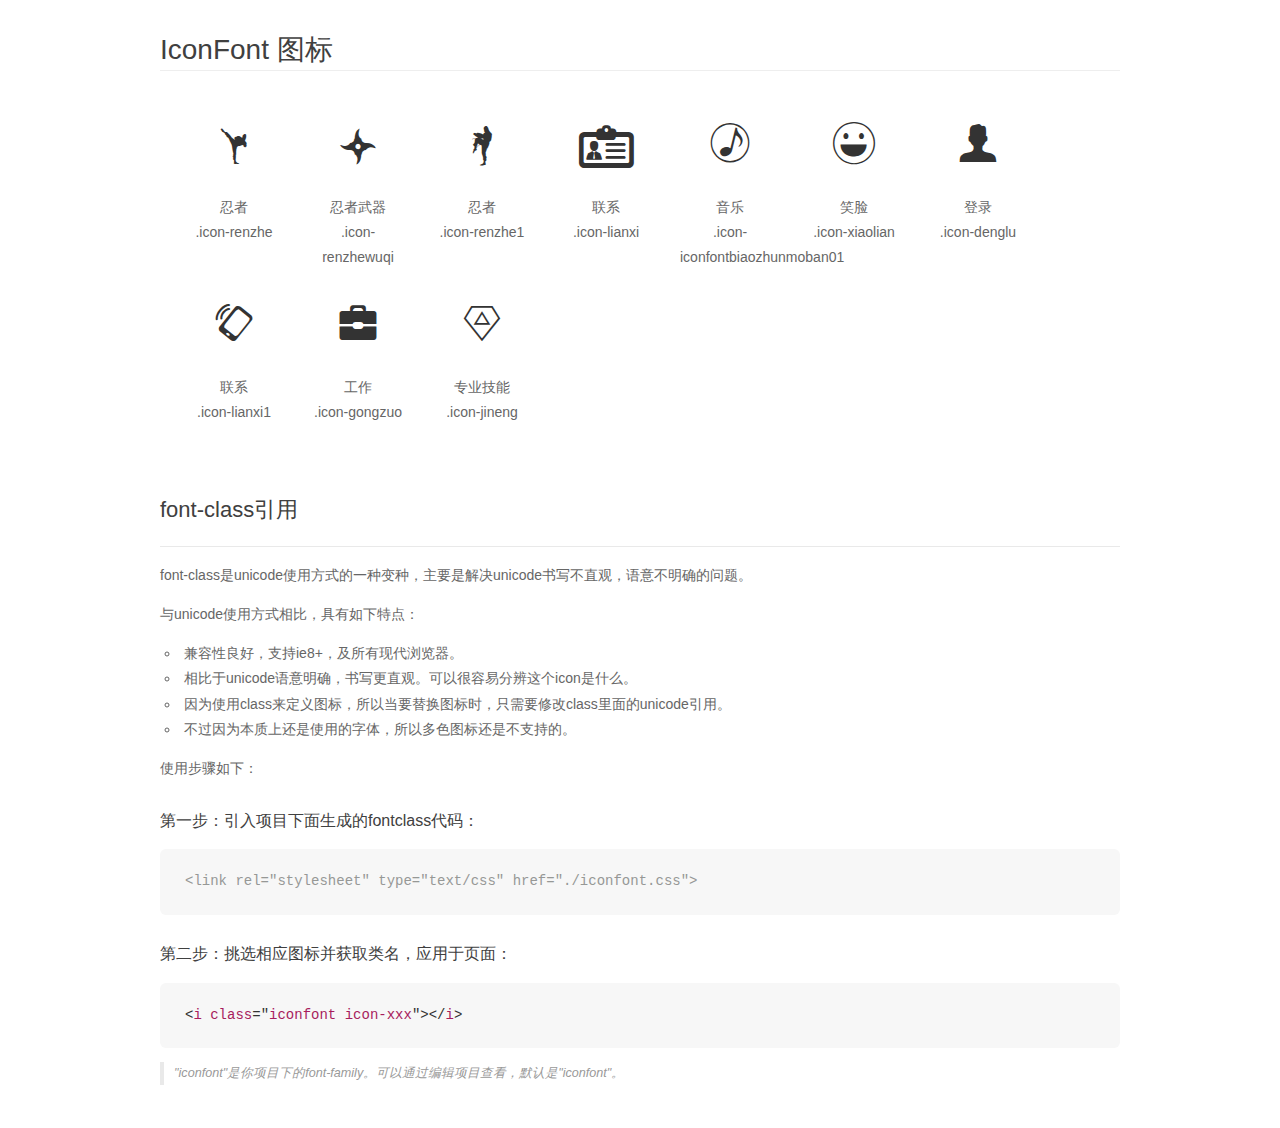
<file: lib/font/demo_fontclass.html>
<!DOCTYPE html>
<html>
<head>
    <meta charset="utf-8"/>
    <title>IconFont</title>
    <link rel="stylesheet" href="demo.css">
    <link rel="stylesheet" href="iconfont.css">
</head>
<body>
    <div class="main markdown">
        <h1>IconFont 图标</h1>
        <ul class="icon_lists clear">
            
                <li>
                <i class="icon iconfont icon-renzhe"></i>
                    <div class="name">忍者</div>
                    <div class="fontclass">.icon-renzhe</div>
                </li>
            
                <li>
                <i class="icon iconfont icon-renzhewuqi"></i>
                    <div class="name">忍者武器</div>
                    <div class="fontclass">.icon-renzhewuqi</div>
                </li>
            
                <li>
                <i class="icon iconfont icon-renzhe1"></i>
                    <div class="name">忍者</div>
                    <div class="fontclass">.icon-renzhe1</div>
                </li>
            
                <li>
                <i class="icon iconfont icon-lianxi"></i>
                    <div class="name">联系</div>
                    <div class="fontclass">.icon-lianxi</div>
                </li>
            
                <li>
                <i class="icon iconfont icon-iconfontbiaozhunmoban01"></i>
                    <div class="name">音乐</div>
                    <div class="fontclass">.icon-iconfontbiaozhunmoban01</div>
                </li>
            
                <li>
                <i class="icon iconfont icon-xiaolian"></i>
                    <div class="name">笑脸</div>
                    <div class="fontclass">.icon-xiaolian</div>
                </li>
            
                <li>
                <i class="icon iconfont icon-denglu"></i>
                    <div class="name">登录</div>
                    <div class="fontclass">.icon-denglu</div>
                </li>
            
                <li>
                <i class="icon iconfont icon-lianxi1"></i>
                    <div class="name">联系</div>
                    <div class="fontclass">.icon-lianxi1</div>
                </li>
            
                <li>
                <i class="icon iconfont icon-gongzuo"></i>
                    <div class="name">工作</div>
                    <div class="fontclass">.icon-gongzuo</div>
                </li>
            
                <li>
                <i class="icon iconfont icon-jineng"></i>
                    <div class="name">专业技能</div>
                    <div class="fontclass">.icon-jineng</div>
                </li>
            
        </ul>

        <h2 id="font-class-">font-class引用</h2>
        <hr>

        <p>font-class是unicode使用方式的一种变种，主要是解决unicode书写不直观，语意不明确的问题。</p>
        <p>与unicode使用方式相比，具有如下特点：</p>
        <ul>
        <li>兼容性良好，支持ie8+，及所有现代浏览器。</li>
        <li>相比于unicode语意明确，书写更直观。可以很容易分辨这个icon是什么。</li>
        <li>因为使用class来定义图标，所以当要替换图标时，只需要修改class里面的unicode引用。</li>
        <li>不过因为本质上还是使用的字体，所以多色图标还是不支持的。</li>
        </ul>
        <p>使用步骤如下：</p>
        <h3 id="-fontclass-">第一步：引入项目下面生成的fontclass代码：</h3>


        <pre><code class="lang-js hljs javascript"><span class="hljs-comment">&lt;link rel="stylesheet" type="text/css" href="./iconfont.css"&gt;</span></code></pre>
        <h3 id="-">第二步：挑选相应图标并获取类名，应用于页面：</h3>
        <pre><code class="lang-css hljs">&lt;<span class="hljs-selector-tag">i</span> <span class="hljs-selector-tag">class</span>="<span class="hljs-selector-tag">iconfont</span> <span class="hljs-selector-tag">icon-xxx</span>"&gt;&lt;/<span class="hljs-selector-tag">i</span>&gt;</code></pre>
        <blockquote>
        <p>"iconfont"是你项目下的font-family。可以通过编辑项目查看，默认是"iconfont"。</p>
        </blockquote>
    </div>
</body>
</html>
</file>
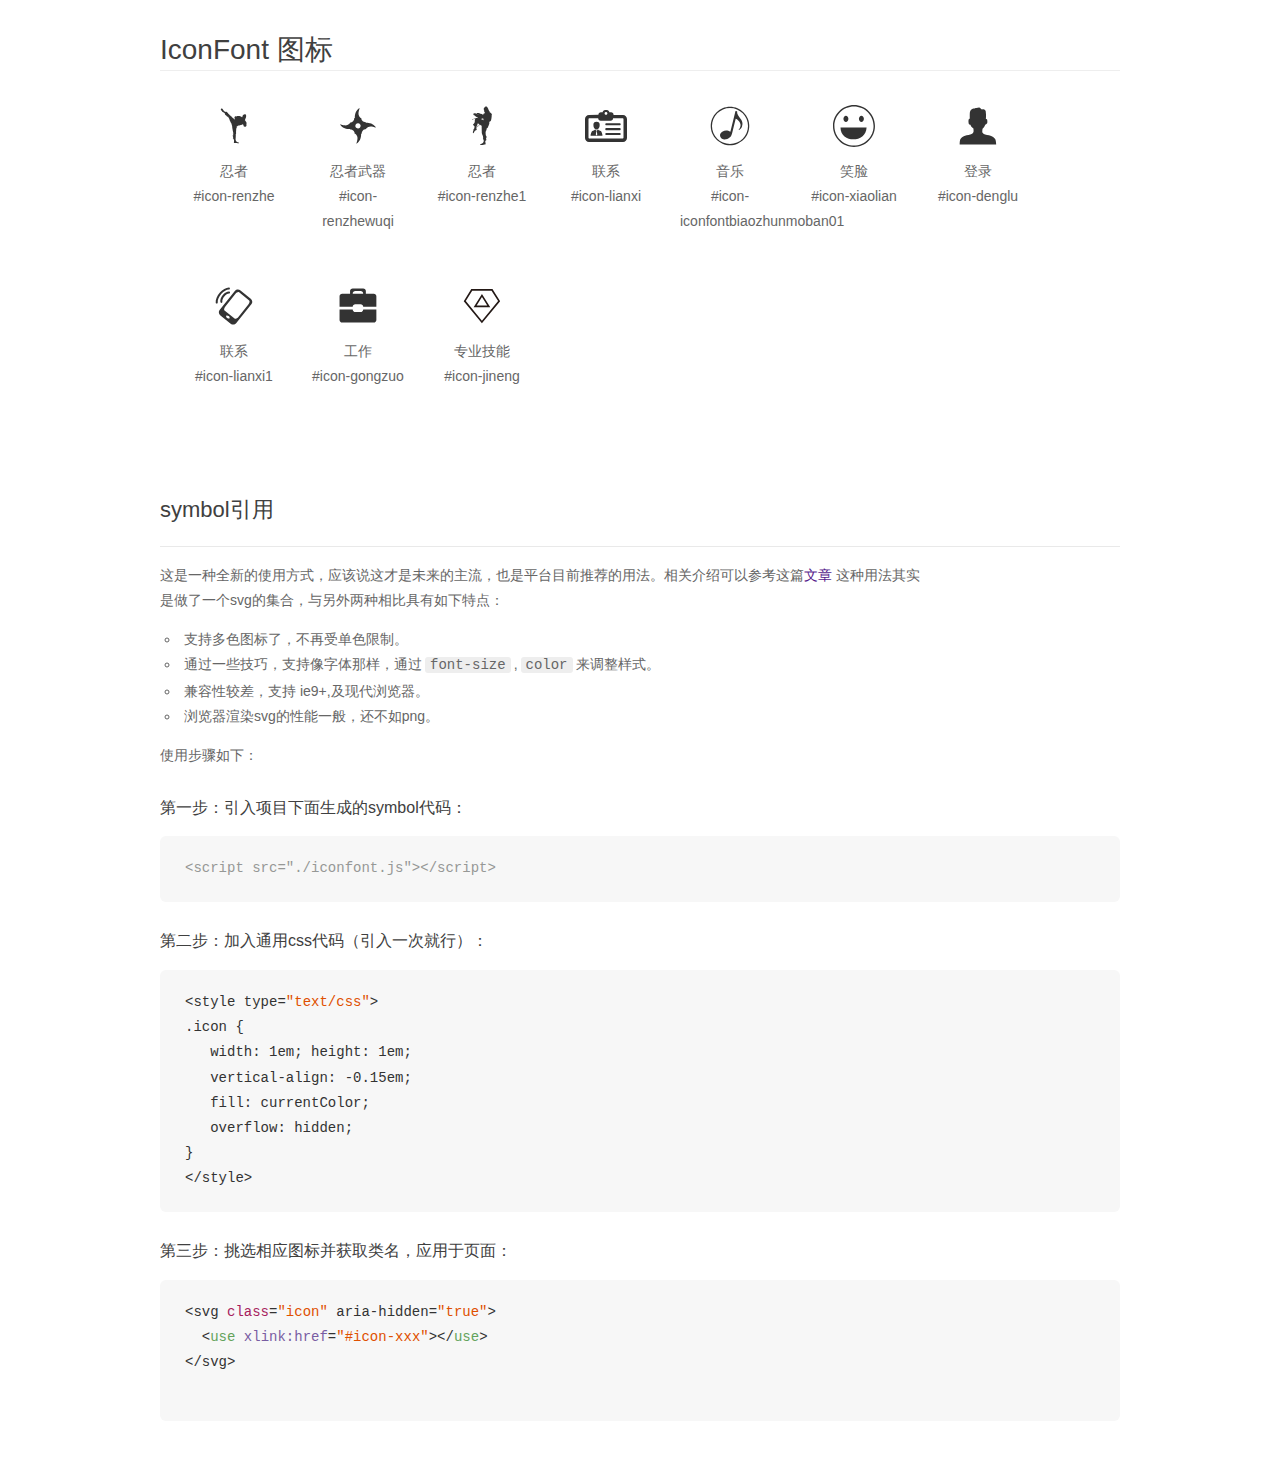
<file: lib/font/demo_symbol.html>
<!DOCTYPE html>
<html>
<head>
    <meta charset="utf-8"/>
    <title>IconFont</title>
    <link rel="stylesheet" href="demo.css">
    <script src="iconfont.js"></script>

    <style type="text/css">
        .icon {
          /* 通过设置 font-size 来改变图标大小 */
          width: 1em; height: 1em;
          /* 图标和文字相邻时，垂直对齐 */
          vertical-align: -0.15em;
          /* 通过设置 color 来改变 SVG 的颜色/fill */
          fill: currentColor;
          /* path 和 stroke 溢出 viewBox 部分在 IE 下会显示
             normalize.css 中也包含这行 */
          overflow: hidden;
        }

    </style>
</head>
<body>
    <div class="main markdown">
        <h1>IconFont 图标</h1>
        <ul class="icon_lists clear">
            
                <li>
                    <svg class="icon" aria-hidden="true">
                        <use xlink:href="#icon-renzhe"></use>
                    </svg>
                    <div class="name">忍者</div>
                    <div class="fontclass">#icon-renzhe</div>
                </li>
            
                <li>
                    <svg class="icon" aria-hidden="true">
                        <use xlink:href="#icon-renzhewuqi"></use>
                    </svg>
                    <div class="name">忍者武器</div>
                    <div class="fontclass">#icon-renzhewuqi</div>
                </li>
            
                <li>
                    <svg class="icon" aria-hidden="true">
                        <use xlink:href="#icon-renzhe1"></use>
                    </svg>
                    <div class="name">忍者</div>
                    <div class="fontclass">#icon-renzhe1</div>
                </li>
            
                <li>
                    <svg class="icon" aria-hidden="true">
                        <use xlink:href="#icon-lianxi"></use>
                    </svg>
                    <div class="name">联系</div>
                    <div class="fontclass">#icon-lianxi</div>
                </li>
            
                <li>
                    <svg class="icon" aria-hidden="true">
                        <use xlink:href="#icon-iconfontbiaozhunmoban01"></use>
                    </svg>
                    <div class="name">音乐</div>
                    <div class="fontclass">#icon-iconfontbiaozhunmoban01</div>
                </li>
            
                <li>
                    <svg class="icon" aria-hidden="true">
                        <use xlink:href="#icon-xiaolian"></use>
                    </svg>
                    <div class="name">笑脸</div>
                    <div class="fontclass">#icon-xiaolian</div>
                </li>
            
                <li>
                    <svg class="icon" aria-hidden="true">
                        <use xlink:href="#icon-denglu"></use>
                    </svg>
                    <div class="name">登录</div>
                    <div class="fontclass">#icon-denglu</div>
                </li>
            
                <li>
                    <svg class="icon" aria-hidden="true">
                        <use xlink:href="#icon-lianxi1"></use>
                    </svg>
                    <div class="name">联系</div>
                    <div class="fontclass">#icon-lianxi1</div>
                </li>
            
                <li>
                    <svg class="icon" aria-hidden="true">
                        <use xlink:href="#icon-gongzuo"></use>
                    </svg>
                    <div class="name">工作</div>
                    <div class="fontclass">#icon-gongzuo</div>
                </li>
            
                <li>
                    <svg class="icon" aria-hidden="true">
                        <use xlink:href="#icon-jineng"></use>
                    </svg>
                    <div class="name">专业技能</div>
                    <div class="fontclass">#icon-jineng</div>
                </li>
            
        </ul>


        <h2 id="symbol-">symbol引用</h2>
        <hr>

        <p>这是一种全新的使用方式，应该说这才是未来的主流，也是平台目前推荐的用法。相关介绍可以参考这篇<a href="">文章</a>
        这种用法其实是做了一个svg的集合，与另外两种相比具有如下特点：</p>
        <ul>
          <li>支持多色图标了，不再受单色限制。</li>
          <li>通过一些技巧，支持像字体那样，通过<code>font-size</code>,<code>color</code>来调整样式。</li>
          <li>兼容性较差，支持 ie9+,及现代浏览器。</li>
          <li>浏览器渲染svg的性能一般，还不如png。</li>
        </ul>
        <p>使用步骤如下：</p>
        <h3 id="-symbol-">第一步：引入项目下面生成的symbol代码：</h3>
        <pre><code class="lang-js hljs javascript"><span class="hljs-comment">&lt;script src="./iconfont.js"&gt;&lt;/script&gt;</span></code></pre>
        <h3 id="-css-">第二步：加入通用css代码（引入一次就行）：</h3>
        <pre><code class="lang-js hljs javascript">&lt;style type=<span class="hljs-string">"text/css"</span>&gt;
.icon {
   width: <span class="hljs-number">1</span>em; height: <span class="hljs-number">1</span>em;
   vertical-align: <span class="hljs-number">-0.15</span>em;
   fill: currentColor;
   overflow: hidden;
}
&lt;<span class="hljs-regexp">/style&gt;</span></code></pre>
        <h3 id="-">第三步：挑选相应图标并获取类名，应用于页面：</h3>
        <pre><code class="lang-js hljs javascript">&lt;svg <span class="hljs-class"><span class="hljs-keyword">class</span></span>=<span class="hljs-string">"icon"</span> aria-hidden=<span class="hljs-string">"true"</span>&gt;<span class="xml"><span class="hljs-tag">
  &lt;<span class="hljs-name">use</span> <span class="hljs-attr">xlink:href</span>=<span class="hljs-string">"#icon-xxx"</span>&gt;</span><span class="hljs-tag">&lt;/<span class="hljs-name">use</span>&gt;</span>
</span>&lt;<span class="hljs-regexp">/svg&gt;
        </span></code></pre>
    </div>
</body>
</html>
</file>
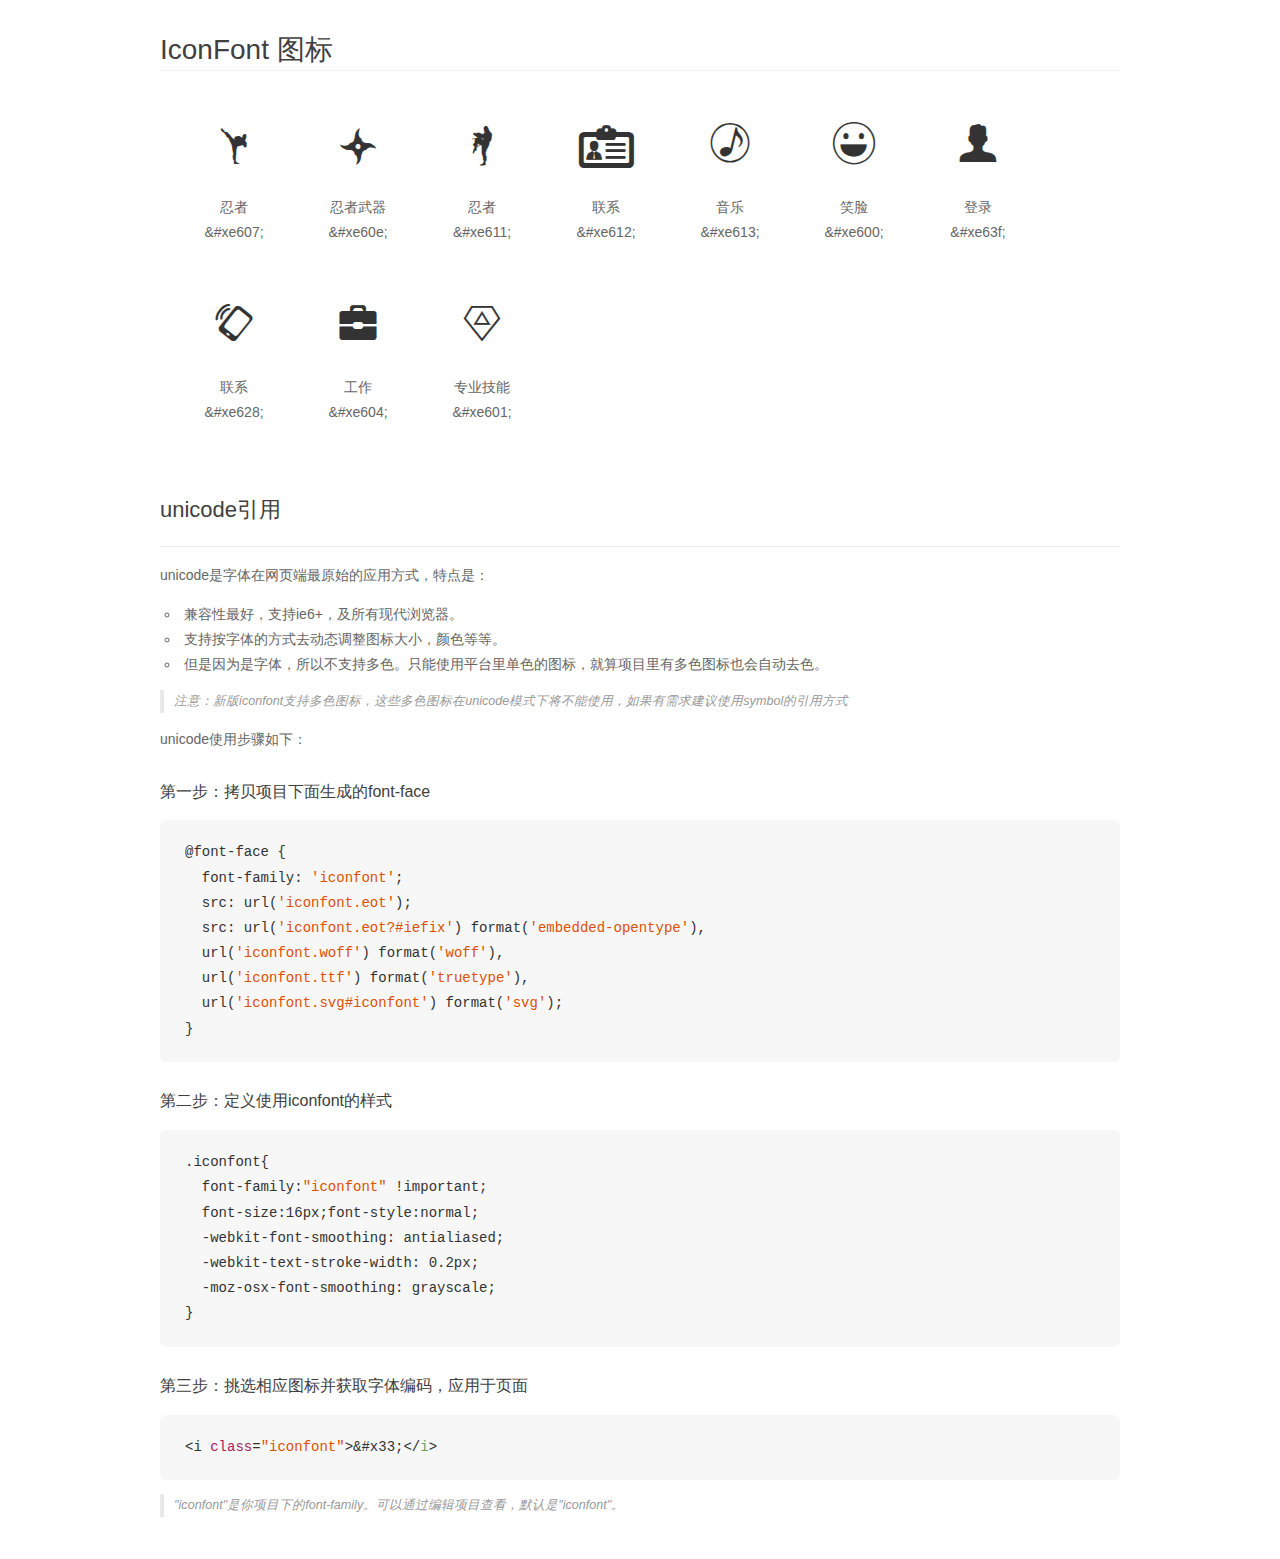
<file: lib/font/demo_unicode.html>
<!DOCTYPE html>
<html>
<head>
    <meta charset="utf-8"/>
    <title>IconFont</title>
    <link rel="stylesheet" href="demo.css">

    <style type="text/css">

        @font-face {font-family: "iconfont";
          src: url('iconfont.eot'); /* IE9*/
          src: url('iconfont.eot#iefix') format('embedded-opentype'), /* IE6-IE8 */
          url('iconfont.woff') format('woff'), /* chrome, firefox */
          url('iconfont.ttf') format('truetype'), /* chrome, firefox, opera, Safari, Android, iOS 4.2+*/
          url('iconfont.svg#iconfont') format('svg'); /* iOS 4.1- */
        }

        .iconfont {
          font-family:"iconfont" !important;
          font-size:16px;
          font-style:normal;
          -webkit-font-smoothing: antialiased;
          -webkit-text-stroke-width: 0.2px;
          -moz-osx-font-smoothing: grayscale;
        }

    </style>
</head>
<body>
    <div class="main markdown">
        <h1>IconFont 图标</h1>
        <ul class="icon_lists clear">
            
                <li>
                <i class="icon iconfont">&#xe607;</i>
                    <div class="name">忍者</div>
                    <div class="code">&amp;#xe607;</div>
                </li>
            
                <li>
                <i class="icon iconfont">&#xe60e;</i>
                    <div class="name">忍者武器</div>
                    <div class="code">&amp;#xe60e;</div>
                </li>
            
                <li>
                <i class="icon iconfont">&#xe611;</i>
                    <div class="name">忍者</div>
                    <div class="code">&amp;#xe611;</div>
                </li>
            
                <li>
                <i class="icon iconfont">&#xe612;</i>
                    <div class="name">联系</div>
                    <div class="code">&amp;#xe612;</div>
                </li>
            
                <li>
                <i class="icon iconfont">&#xe613;</i>
                    <div class="name">音乐</div>
                    <div class="code">&amp;#xe613;</div>
                </li>
            
                <li>
                <i class="icon iconfont">&#xe600;</i>
                    <div class="name">笑脸</div>
                    <div class="code">&amp;#xe600;</div>
                </li>
            
                <li>
                <i class="icon iconfont">&#xe63f;</i>
                    <div class="name">登录</div>
                    <div class="code">&amp;#xe63f;</div>
                </li>
            
                <li>
                <i class="icon iconfont">&#xe628;</i>
                    <div class="name">联系</div>
                    <div class="code">&amp;#xe628;</div>
                </li>
            
                <li>
                <i class="icon iconfont">&#xe604;</i>
                    <div class="name">工作</div>
                    <div class="code">&amp;#xe604;</div>
                </li>
            
                <li>
                <i class="icon iconfont">&#xe601;</i>
                    <div class="name">专业技能</div>
                    <div class="code">&amp;#xe601;</div>
                </li>
            
        </ul>
        <h2 id="unicode-">unicode引用</h2>
        <hr>

        <p>unicode是字体在网页端最原始的应用方式，特点是：</p>
        <ul>
        <li>兼容性最好，支持ie6+，及所有现代浏览器。</li>
        <li>支持按字体的方式去动态调整图标大小，颜色等等。</li>
        <li>但是因为是字体，所以不支持多色。只能使用平台里单色的图标，就算项目里有多色图标也会自动去色。</li>
        </ul>
        <blockquote>
        <p>注意：新版iconfont支持多色图标，这些多色图标在unicode模式下将不能使用，如果有需求建议使用symbol的引用方式</p>
        </blockquote>
        <p>unicode使用步骤如下：</p>
        <h3 id="-font-face">第一步：拷贝项目下面生成的font-face</h3>
        <pre><code class="lang-js hljs javascript">@font-face {
  font-family: <span class="hljs-string">'iconfont'</span>;
  src: url(<span class="hljs-string">'iconfont.eot'</span>);
  src: url(<span class="hljs-string">'iconfont.eot?#iefix'</span>) format(<span class="hljs-string">'embedded-opentype'</span>),
  url(<span class="hljs-string">'iconfont.woff'</span>) format(<span class="hljs-string">'woff'</span>),
  url(<span class="hljs-string">'iconfont.ttf'</span>) format(<span class="hljs-string">'truetype'</span>),
  url(<span class="hljs-string">'iconfont.svg#iconfont'</span>) format(<span class="hljs-string">'svg'</span>);
}
</code></pre>
        <h3 id="-iconfont-">第二步：定义使用iconfont的样式</h3>
        <pre><code class="lang-js hljs javascript">.iconfont{
  font-family:<span class="hljs-string">"iconfont"</span> !important;
  font-size:<span class="hljs-number">16</span>px;font-style:normal;
  -webkit-font-smoothing: antialiased;
  -webkit-text-stroke-width: <span class="hljs-number">0.2</span>px;
  -moz-osx-font-smoothing: grayscale;
}
</code></pre>
        <h3 id="-">第三步：挑选相应图标并获取字体编码，应用于页面</h3>
        <pre><code class="lang-js hljs javascript">&lt;i <span class="hljs-class"><span class="hljs-keyword">class</span></span>=<span class="hljs-string">"iconfont"</span>&gt;&amp;#x33;<span class="xml"><span class="hljs-tag">&lt;/<span class="hljs-name">i</span>&gt;</span></span></code></pre>

        <blockquote>
        <p>"iconfont"是你项目下的font-family。可以通过编辑项目查看，默认是"iconfont"。</p>
        </blockquote>
    </div>


</body>
</html>
</file>
<file: lib/font/iconfont.css>
@font-face {font-family: "iconfont";
  src: url('iconfont.eot?t=1488964797604'); /* IE9*/
  src: url('iconfont.eot?t=1488964797604#iefix') format('embedded-opentype'), /* IE6-IE8 */
  url('iconfont.woff?t=1488964797604') format('woff'), /* chrome, firefox */
  url('iconfont.ttf?t=1488964797604') format('truetype'), /* chrome, firefox, opera, Safari, Android, iOS 4.2+*/
  url('iconfont.svg?t=1488964797604#iconfont') format('svg'); /* iOS 4.1- */
}

.iconfont {
  font-family:"iconfont" !important;
  font-size:16px;
  font-style:normal;
  -webkit-font-smoothing: antialiased;
  -moz-osx-font-smoothing: grayscale;
}

.icon-renzhe:before { content: "\e607"; }

.icon-renzhewuqi:before { content: "\e60e"; }

.icon-renzhe1:before { content: "\e611"; }

.icon-lianxi:before { content: "\e612"; }

.icon-iconfontbiaozhunmoban01:before { content: "\e613"; }

.icon-xiaolian:before { content: "\e600"; }

.icon-denglu:before { content: "\e63f"; }

.icon-lianxi1:before { content: "\e628"; }

.icon-gongzuo:before { content: "\e604"; }

.icon-jineng:before { content: "\e601"; }
</file>
<file: lib/font/demo.css>
*{margin: 0;padding: 0;list-style: none;}
/*
KISSY CSS Reset
理念：1. reset 的目的不是清除浏览器的默认样式，这仅是部分工作。清除和重置是紧密不可分的。
2. reset 的目的不是让默认样式在所有浏览器下一致，而是减少默认样式有可能带来的问题。
3. reset 期望提供一套普适通用的基础样式。但没有银弹，推荐根据具体需求，裁剪和修改后再使用。
特色：1. 适应中文；2. 基于最新主流浏览器。
维护：玉伯<lifesinger@gmail.com>, 正淳<ragecarrier@gmail.com>
 */

/** 清除内外边距 **/
body, h1, h2, h3, h4, h5, h6, hr, p, blockquote, /* structural elements 结构元素 */
dl, dt, dd, ul, ol, li, /* list elements 列表元素 */
pre, /* text formatting elements 文本格式元素 */
form, fieldset, legend, button, input, textarea, /* form elements 表单元素 */
th, td /* table elements 表格元素 */ {
  margin: 0;
  padding: 0;
}

/** 设置默认字体 **/
body,
button, input, select, textarea /* for ie */ {
  font: 12px/1.5 tahoma, arial, \5b8b\4f53, sans-serif;
}
h1, h2, h3, h4, h5, h6 { font-size: 100%; }
address, cite, dfn, em, var { font-style: normal; } /* 将斜体扶正 */
code, kbd, pre, samp { font-family: courier new, courier, monospace; } /* 统一等宽字体 */
small { font-size: 12px; } /* 小于 12px 的中文很难阅读，让 small 正常化 */

/** 重置列表元素 **/
ul, ol { list-style: none; }

/** 重置文本格式元素 **/
a { text-decoration: none; }
a:hover { text-decoration: underline; }


/** 重置表单元素 **/
legend { color: #000; } /* for ie6 */
fieldset, img { border: 0; } /* img 搭车：让链接里的 img 无边框 */
button, input, select, textarea { font-size: 100%; } /* 使得表单元素在 ie 下能继承字体大小 */
/* 注：optgroup 无法扶正 */

/** 重置表格元素 **/
table { border-collapse: collapse; border-spacing: 0; }

/* 清除浮动 */
.ks-clear:after, .clear:after {
  content: '\20';
  display: block;
  height: 0;
  clear: both;
}
.ks-clear, .clear {
  *zoom: 1;
}

.main {
  padding: 30px 100px;
width: 960px;
margin: 0 auto;
}
.main h1{font-size:36px; color:#333; text-align:left;margin-bottom:30px; border-bottom: 1px solid #eee;}

.helps{margin-top:40px;}
.helps pre{
  padding:20px;
  margin:10px 0;
  border:solid 1px #e7e1cd;
  background-color: #fffdef;
  overflow: auto;
}

.icon_lists{
  width: 100% !important;

}

.icon_lists li{
  float:left;
  width: 100px;
  height:180px;
  text-align: center;
  list-style: none !important;
}
.icon_lists .icon{
  font-size: 42px;
  line-height: 100px;
  margin: 10px 0;
  color:#333;
  -webkit-transition: font-size 0.25s ease-out 0s;
  -moz-transition: font-size 0.25s ease-out 0s;
  transition: font-size 0.25s ease-out 0s;

}
.icon_lists .icon:hover{
  font-size: 100px;
}



.markdown {
  color: #666;
  font-size: 14px;
  line-height: 1.8;
}

.highlight {
  line-height: 1.5;
}

.markdown img {
  vertical-align: middle;
  max-width: 100%;
}

.markdown h1 {
  color: #404040;
  font-weight: 500;
  line-height: 40px;
  margin-bottom: 24px;
}

.markdown h2,
.markdown h3,
.markdown h4,
.markdown h5,
.markdown h6 {
  color: #404040;
  margin: 1.6em 0 0.6em 0;
  font-weight: 500;
  clear: both;
}

.markdown h1 {
  font-size: 28px;
}

.markdown h2 {
  font-size: 22px;
}

.markdown h3 {
  font-size: 16px;
}

.markdown h4 {
  font-size: 14px;
}

.markdown h5 {
  font-size: 12px;
}

.markdown h6 {
  font-size: 12px;
}

.markdown hr {
  height: 1px;
  border: 0;
  background: #e9e9e9;
  margin: 16px 0;
  clear: both;
}

.markdown p,
.markdown pre {
  margin: 1em 0;
}

.markdown > p,
.markdown > blockquote,
.markdown > .highlight,
.markdown > ol,
.markdown > ul {
  width: 80%;
}

.markdown ul > li {
  list-style: circle;
}

.markdown > ul li,
.markdown blockquote ul > li {
  margin-left: 20px;
  padding-left: 4px;
}

.markdown > ul li p,
.markdown > ol li p {
  margin: 0.6em 0;
}

.markdown ol > li {
  list-style: decimal;
}

.markdown > ol li,
.markdown blockquote ol > li {
  margin-left: 20px;
  padding-left: 4px;
}

.markdown code {
  margin: 0 3px;
  padding: 0 5px;
  background: #eee;
  border-radius: 3px;
}

.markdown pre {
  border-radius: 6px;
  background: #f7f7f7;
  padding: 20px;
}

.markdown pre code {
  border: none;
  background: #f7f7f7;
  margin: 0;
}

.markdown strong,
.markdown b {
  font-weight: 600;
}

.markdown > table {
  border-collapse: collapse;
  border-spacing: 0px;
  empty-cells: show;
  border: 1px solid #e9e9e9;
  width: 95%;
  margin-bottom: 24px;
}

.markdown > table th {
  white-space: nowrap;
  color: #333;
  font-weight: 600;

}

.markdown > table th,
.markdown > table td {
  border: 1px solid #e9e9e9;
  padding: 8px 16px;
  text-align: left;
}

.markdown > table th {
  background: #F7F7F7;
}

.markdown blockquote {
  font-size: 90%;
  color: #999;
  border-left: 4px solid #e9e9e9;
  padding-left: 0.8em;
  margin: 1em 0;
  font-style: italic;
}

.markdown blockquote p {
  margin: 0;
}

.markdown .anchor {
  opacity: 0;
  transition: opacity 0.3s ease;
  margin-left: 8px;
}

.markdown .waiting {
  color: #ccc;
}

.markdown h1:hover .anchor,
.markdown h2:hover .anchor,
.markdown h3:hover .anchor,
.markdown h4:hover .anchor,
.markdown h5:hover .anchor,
.markdown h6:hover .anchor {
  opacity: 1;
  display: inline-block;
}

.markdown > br,
.markdown > p > br {
  clear: both;
}


.hljs {
  display: block;
  background: white;
  padding: 0.5em;
  color: #333333;
  overflow-x: auto;
}

.hljs-comment,
.hljs-meta {
  color: #969896;
}

.hljs-string,
.hljs-variable,
.hljs-template-variable,
.hljs-strong,
.hljs-emphasis,
.hljs-quote {
  color: #df5000;
}

.hljs-keyword,
.hljs-selector-tag,
.hljs-type {
  color: #a71d5d;
}

.hljs-literal,
.hljs-symbol,
.hljs-bullet,
.hljs-attribute {
  color: #0086b3;
}

.hljs-section,
.hljs-name {
  color: #63a35c;
}

.hljs-tag {
  color: #333333;
}

.hljs-title,
.hljs-attr,
.hljs-selector-id,
.hljs-selector-class,
.hljs-selector-attr,
.hljs-selector-pseudo {
  color: #795da3;
}

.hljs-addition {
  color: #55a532;
  background-color: #eaffea;
}

.hljs-deletion {
  color: #bd2c00;
  background-color: #ffecec;
}

.hljs-link {
  text-decoration: underline;
}

pre{
  background: #fff;
}
</file>
